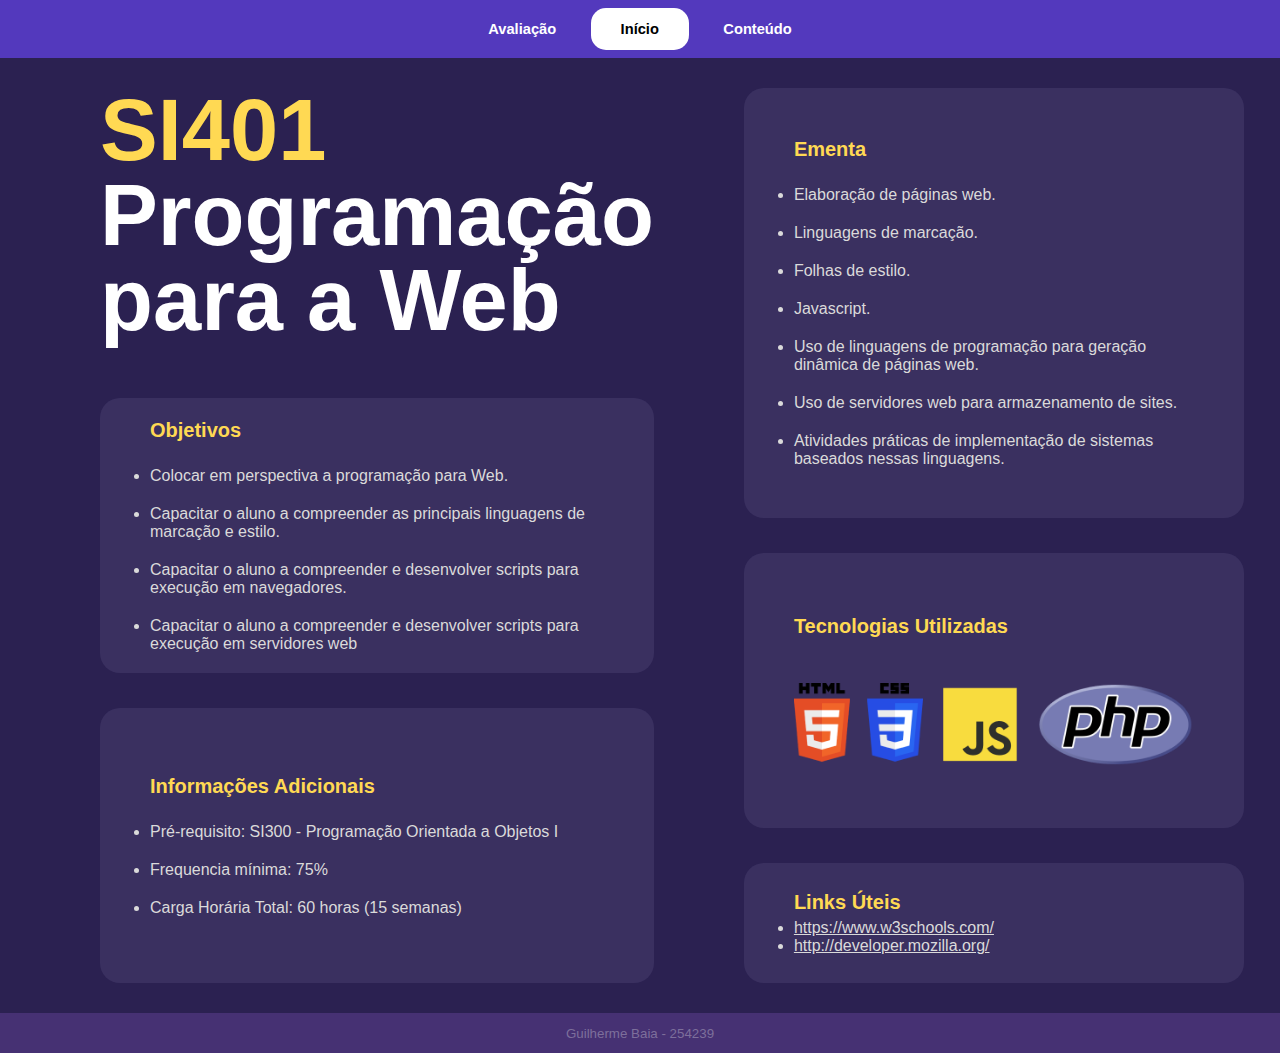
<file: index.html>
<!DOCTYPE html>
<html lang="pt-br">
<head>
    <meta charset="UTF-8">
    <meta http-equiv="X-UA-Compatible" content="IE=edge">
    <meta name="viewport" content="width=device-width, initial-scale=1.0">
    <link rel="stylesheet" href="style.css">
    <title>SI401: Programação Web</title>
</head>
<body>
    <header>
        <ul class="ulMenu">
            <li class="liMenu"><a href="avaliacao.html" class="aMenu">Avaliação</a></li>
            <li class="liMenu"><a href="index.html" class="aMenuMid">Início</a></li>
            <li class="liMenu"><a href="conteudo.html" class="aMenu">Conteúdo</a></li>
        </ul>
    </header>
    <div class="gridContainerIndex">
        <h1 class="si401Title"><strong>SI401</strong><br>Programação<br>para a Web</h1>
        <div class="boxModel item1">
            <h2 class="contentTitle">Objetivos</h2>
            <ul class="contentList">
                <li>Colocar em perspectiva a programação para Web. </li>
                <li>Capacitar o aluno a compreender as principais linguagens de marcação e estilo.</li>
                <li>Capacitar o aluno a compreender e desenvolver scripts para execução em navegadores.</li>
                <li>Capacitar o aluno a compreender e desenvolver scripts para execução em servidores web</li>
            </ul>
        </div>
        <div class="boxModel item2">
            <h2 class="contentTitle">Ementa</h2>
            <ul class="contentList">
                <li>Elaboração de páginas web. </li>
                <li>Linguagens de marcação.</li>
                <li>Folhas de estilo. </li>
                <li>Javascript.</li>
                <li>Uso de linguagens de programação para geração dinâmica de páginas web. </li>
                <li>Uso de servidores web para armazenamento de sites. </li>
                <li>Atividades práticas de implementação de sistemas baseados nessas linguagens.</li>
            </ul>
        </div>
        <div class="boxModel item3">
            <h2 class="contentTitle">Informações Adicionais</h2>
            <ul class="contentList">
                <li>Pré-requisito: SI300 - Programação Orientada a Objetos I</li>
                <li>Frequencia mínima: 75%</li>
                <li>Carga Horária Total: 60 horas (15 semanas) </li>
            </ul>
        </div>
        <div class="boxModel item4">
            <h2 class="contentTitle">Tecnologias Utilizadas</h2>
                <img src="img/tecnologias.png" alt="tecnologias" id="indexImg">
        </div>
        <div class="boxModel item5">
            <h2 class="contentTitle">Links Úteis</h2>
            <ul>
                <li><a href="https://www.w3schools.com/" class="indexLink" target="_blank">https://www.w3schools.com/</a></li>
                <li><a href="http://developer.mozilla.org/" class="indexLink" target="_blank">http://developer.mozilla.org/</a></li>
            </ul>
        </div>
    </div>
    <footer>
        <p>Guilherme Baia - 254239</p>
    </footer>
</body>
</html>
</file>
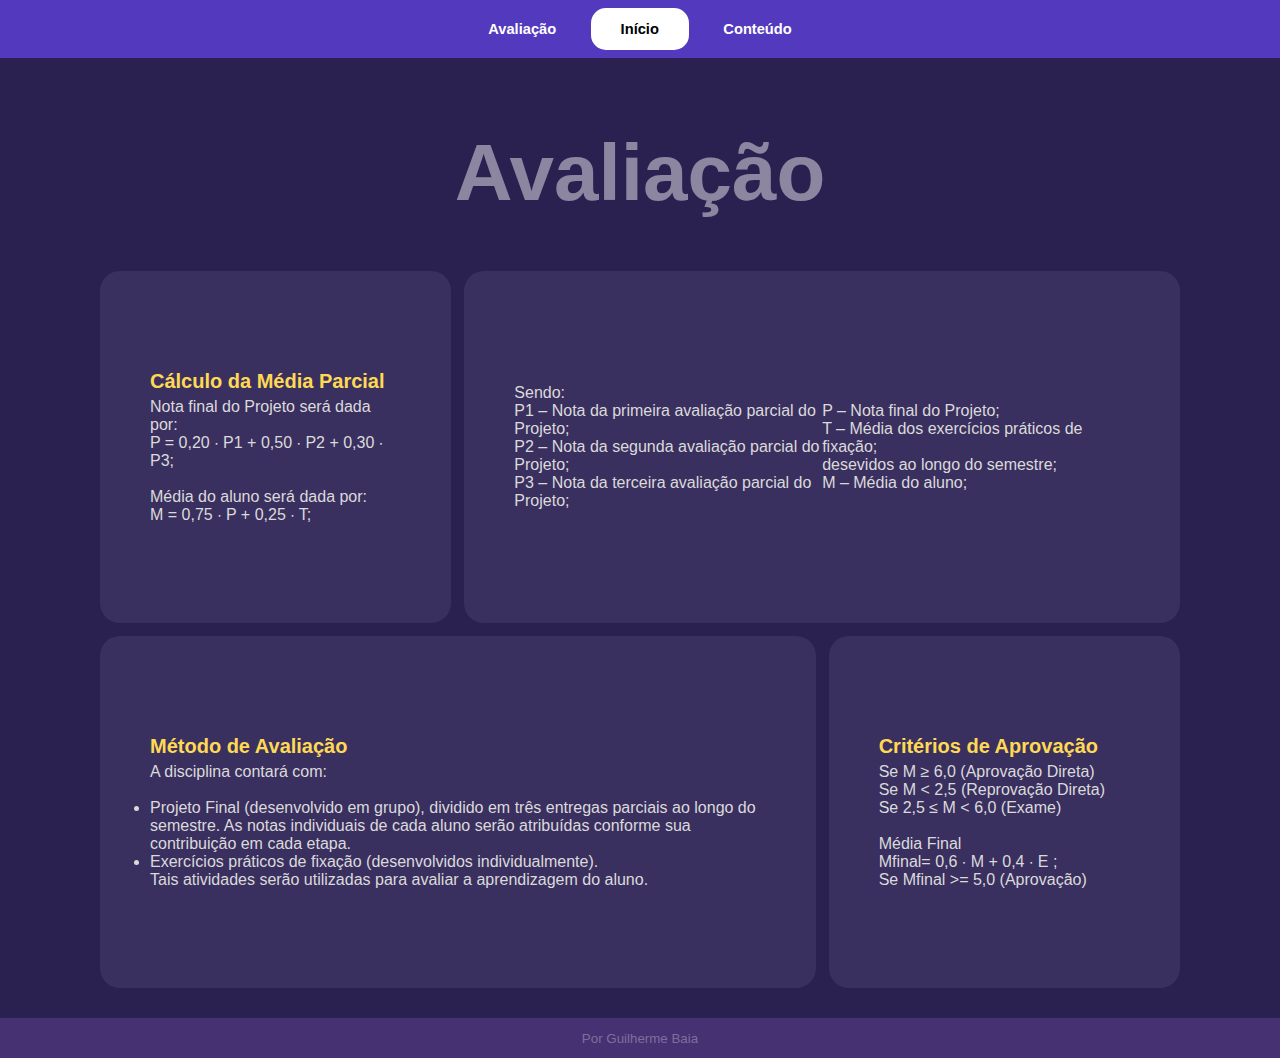
<file: avaliacao.html>
<!DOCTYPE html>
<html lang="pt-br">
<head>
    <meta charset="UTF-8">
    <meta http-equiv="X-UA-Compatible" content="IE=edge">
    <meta name="viewport" content="width=device-width, initial-scale=1.0">
    <link rel="stylesheet" href="style.css">
    <title>SI401: Programação Web</title>
</head>
<body>
    <header>
        <ul class="ulMenu">
            <li class="liMenu"><a href="avaliacao.html" class="aMenu">Avaliação</a></li>
            <li class="liMenu"><a href="index.html" class="aMenuMid">Início</a></li>
            <li class="liMenu"><a href="conteudo.html" class="aMenu">Conteúdo</a></li>
        </ul>
    </header>
    <div class="gridContainerValuation">
        <h1 class="pageTitle eItem0">Avaliação</h1>
        <div class="boxModel eItem1">
            <h2 class="contentTitle">Cálculo da Média Parcial</h2>
                <p>Nota final do Projeto será dada por: <br>
                    P = 0,20 ∙ P1 + 0,50 ∙ P2 + 0,30 ∙ P3; <br>
                    <br>
                    Média do aluno será dada por: <br>
                    M = 0,75 ∙ P + 0,25 ∙ T;</p>
        </div>
        <div class="boxModel eItem2">
            <p>Sendo:</p>
            <div class="twoColumn">
                <p class="ul1">
                    P1 – Nota da primeira avaliação parcial do Projeto;<br>
                    P2 – Nota da segunda avaliação parcial do Projeto;<br>
                    P3 – Nota da terceira avaliação parcial do Projeto;<br>
                </p>
                <p class="ul2">
                    P – Nota final do Projeto; <br>
                    T – Média dos exercícios práticos de fixação; <br>
                    desevidos ao longo do semestre; <br>
                    M – Média do aluno;<br>
                </p>
            </div>
            
        </div>
        <div class="boxModel eItem3">
            <h2 class="contentTitle">Método de Avaliação</h2>
            <p>
                A disciplina contará com: <br><br>
                <ul>
                    <li>Projeto Final   (desenvolvido em grupo), dividido em três entregas parciais ao longo do semestre. As notas individuais de cada aluno serão atribuídas conforme sua contribuição em cada etapa.</li>
                    <li>Exercícios práticos de fixação (desenvolvidos individualmente).</li>
                </ul>
                Tais atividades serão utilizadas para avaliar a aprendizagem do aluno.
            </p>
        </div>
        <div class="boxModel eItem4">
            <h2 class="contentTitle">Critérios de Aprovação</h2>
            <p>
                Se M ≥ 6,0 (Aprovação Direta) <br>
                Se M < 2,5 (Reprovação Direta) <br>
                Se 2,5 ≤ M < 6,0 (Exame) <br>
                <br>
                Média Final <br>
                Mfinal= 0,6 ∙ M + 0,4 ∙ E ; <br>
                Se Mfinal >= 5,0 (Aprovação) <br>
                
            </p>
        </div>
    </div>
    <footer>
        <p>Por Guilherme Baia</p>
    </footer>
</body>
</html>
</file>
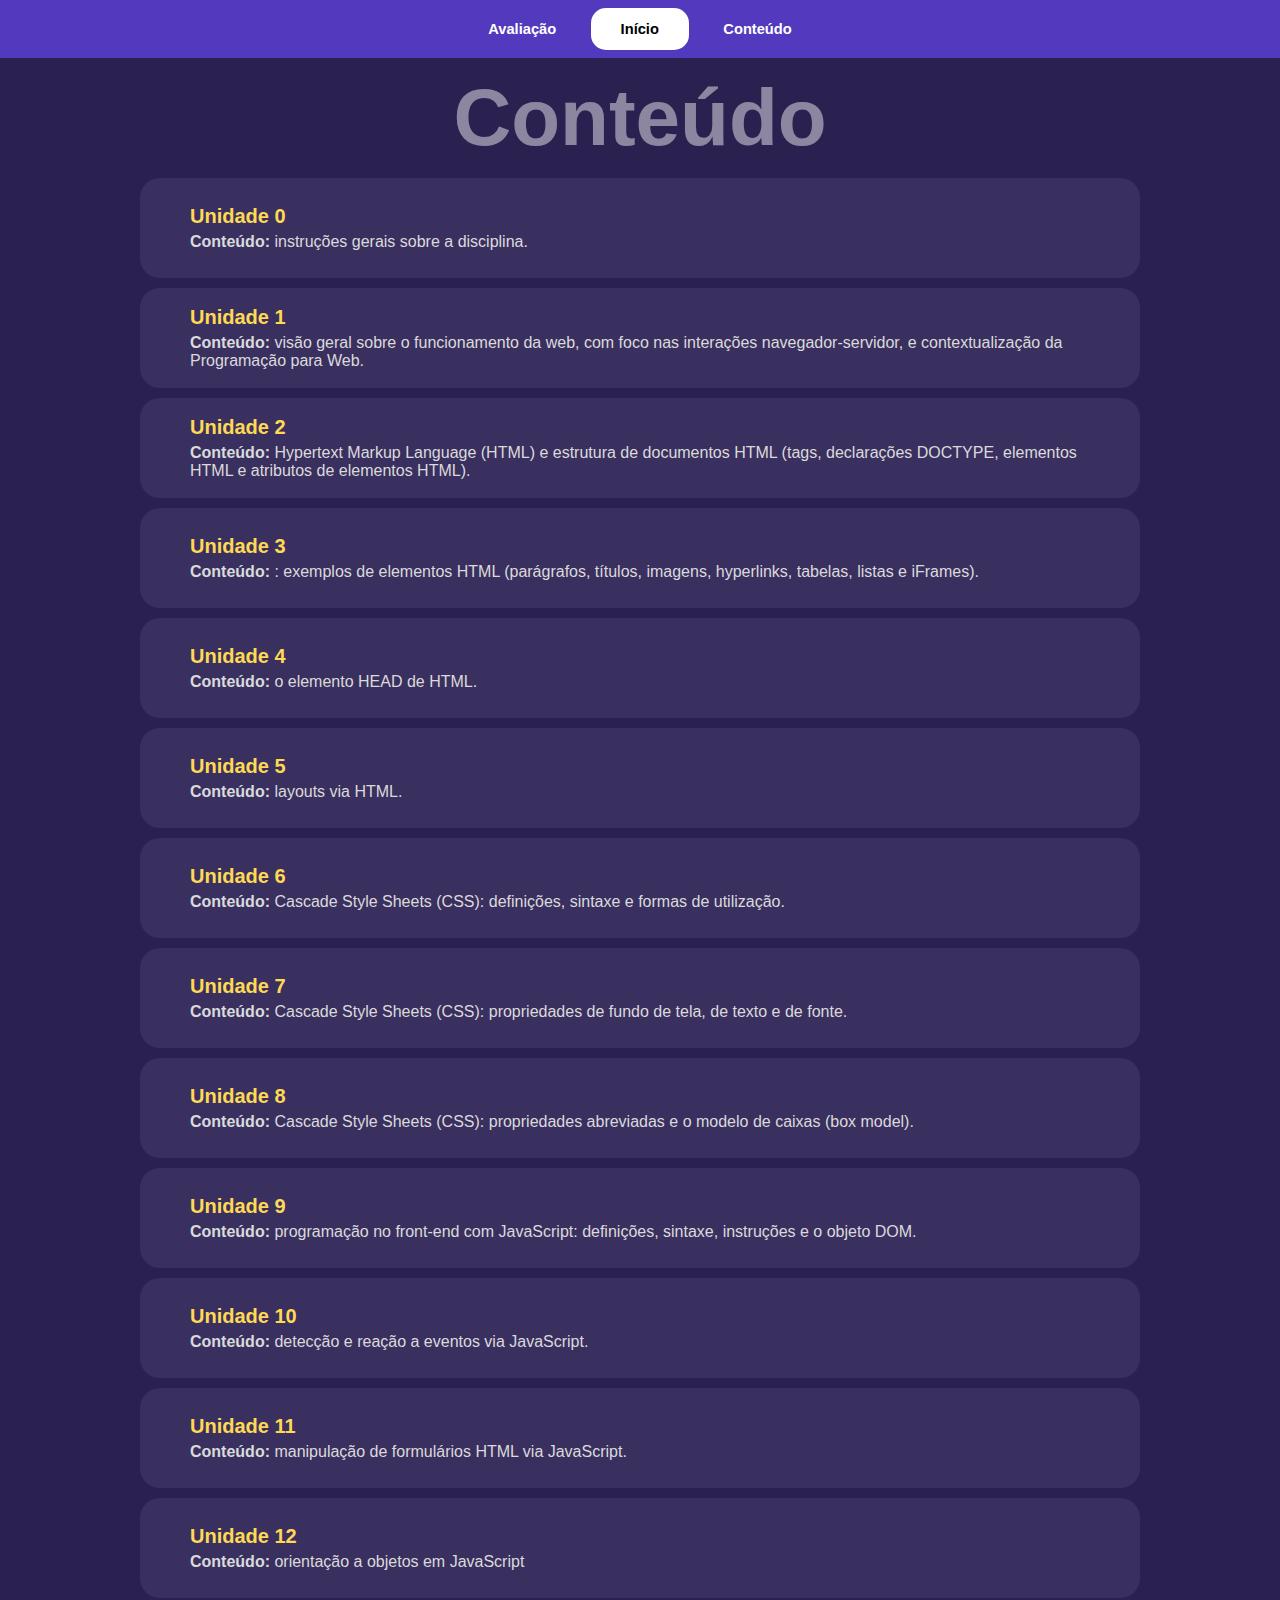
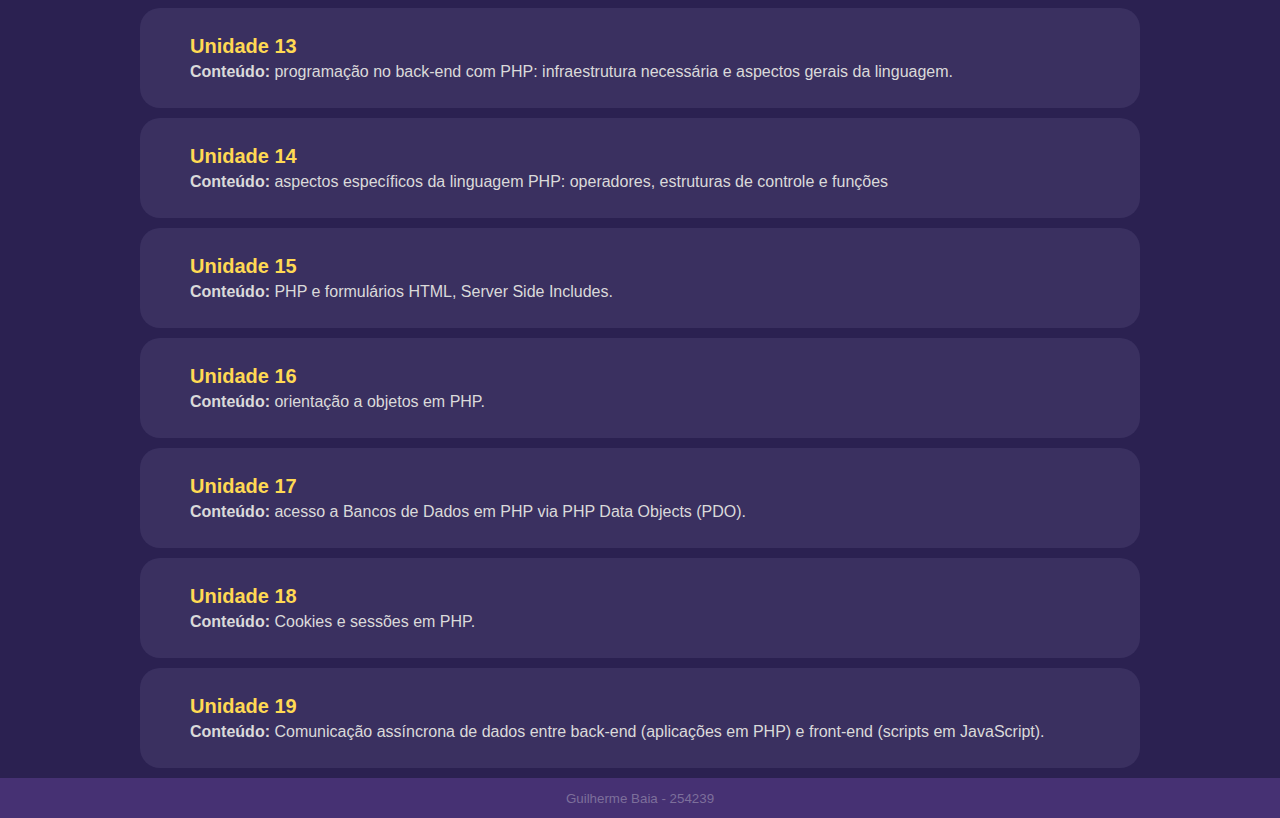
<file: conteudo.html>
<!DOCTYPE html>
<html lang="pt-br">
<head>
    <meta charset="UTF-8">
    <meta http-equiv="X-UA-Compatible" content="IE=edge">
    <meta name="viewport" content="width=device-width, initial-scale=1.0">
    <link rel="stylesheet" href="style.css">
    <title>SI401: Programação Web</title>
</head>
<body>
    <header>
        <ul class="ulMenu">
            <li class="liMenu"><a href="avaliacao.html" class="aMenu">Avaliação</a></li>
            <li class="liMenu"><a href="index.html" class="aMenuMid">Início</a></li>
            <li class="liMenu"><a href="conteudo.html" class="aMenu">Conteúdo</a></li>
        </ul>
    </header>
    <div class="gridContainerContent">
        <h1 class="pageTitle">Conteúdo</h1>
        <div class="boxModel">
            <h2 class="contentTitle">Unidade 0</h2>
            <p><strong>Conteúdo: </strong>instruções gerais sobre a disciplina.</p>
        </div>
        <div class="boxModel">
            <h2 class="contentTitle">Unidade 1</h2>
            <p><strong>Conteúdo: </strong>visão geral sobre o funcionamento da web, com foco nas
                interações navegador-servidor, e contextualização da Programação para
                Web.</p>
        </div>
        <div class="boxModel">
            <h2 class="contentTitle">Unidade 2</h2>
            <p><strong>Conteúdo: </strong> Hypertext Markup Language (HTML) e estrutura de documentos
                HTML (tags, declarações DOCTYPE, elementos HTML e atributos de
                elementos HTML).</p>
        </div>
        <div class="boxModel">
            <h2 class="contentTitle">Unidade 3</h2>
            <p><strong>Conteúdo: </strong>: exemplos de elementos HTML (parágrafos, títulos, imagens,
                hyperlinks, tabelas, listas e iFrames).</p>
        </div>
        <div class="boxModel">
            <h2 class="contentTitle">Unidade 4</h2>
            <p><strong>Conteúdo: </strong>o elemento HEAD de HTML.
            </p>
        </div>
        <div class="boxModel">
            <h2 class="contentTitle">Unidade 5</h2>
            <p><strong>Conteúdo: </strong>layouts via HTML.</p>
        </div>
        <div class="boxModel">
            <h2 class="contentTitle">Unidade 6</h2>
            <p><strong>Conteúdo: </strong>Cascade Style Sheets (CSS): definições, sintaxe e formas de
                utilização.
                </p>
        </div>
        <div class="boxModel">
            <h2 class="contentTitle">Unidade 7</h2>
            <p><strong>Conteúdo: </strong>Cascade Style Sheets (CSS): propriedades de fundo de tela, de
                texto e de fonte.</p>
        </div>
        <div class="boxModel">
            <h2 class="contentTitle">Unidade 8</h2>
            <p><strong>Conteúdo: </strong>Cascade Style Sheets (CSS): propriedades abreviadas e o modelo
                de caixas (box model).</p>
        </div>
        <div class="boxModel">
            <h2 class="contentTitle">Unidade 9</h2>
            <p><strong>Conteúdo: </strong>programação no front-end com JavaScript: definições, sintaxe,
                instruções e o objeto DOM.</p>
        </div>
        <div class="boxModel">
            <h2 class="contentTitle">Unidade 10</h2>
            <p><strong>Conteúdo: </strong>detecção e reação a eventos via JavaScript.</p>
        </div>
        <div class="boxModel">
            <h2 class="contentTitle">Unidade 11</h2>
            <p><strong>Conteúdo: </strong>manipulação de formulários HTML via JavaScript.</p>
        </div>
        <div class="boxModel">
            <h2 class="contentTitle">Unidade 12</h2>
            <p><strong>Conteúdo: </strong>orientação a objetos em JavaScript</p>
        </div>
        <div class="boxModel">
            <h2 class="contentTitle">Unidade 13</h2>
            <p><strong>Conteúdo: </strong> programação no back-end com PHP: infraestrutura necessária e
                aspectos gerais da linguagem.</p>
        </div>
        <div class="boxModel">
            <h2 class="contentTitle">Unidade 14</h2>
            <p><strong>Conteúdo: </strong>aspectos específicos da linguagem PHP: operadores, estruturas
                de controle e funções</p>
        </div>
        <div class="boxModel">
            <h2 class="contentTitle">Unidade 15</h2>
            <p><strong>Conteúdo: </strong>PHP e formulários HTML, Server Side Includes.</p>
        </div>
        <div class="boxModel">
            <h2 class="contentTitle">Unidade 16</h2>
            <p><strong>Conteúdo: </strong>orientação a objetos em PHP.</p>
        </div>
        <div class="boxModel">
            <h2 class="contentTitle">Unidade 17</h2>
            <p><strong>Conteúdo: </strong>acesso a Bancos de Dados em PHP via PHP Data Objects (PDO).</p>
        </div>
        <div class="boxModel">
            <h2 class="contentTitle">Unidade 18</h2>
            <p><strong>Conteúdo: </strong>Cookies e sessões em PHP.</p>
        </div>
        <div class="boxModel">
            <h2 class="contentTitle">Unidade 19</h2>
            <p><strong>Conteúdo: </strong>Comunicação assíncrona de dados entre back-end (aplicações em
                PHP) e front-end (scripts em JavaScript).</p>
        </div>
    </div>
    <footer>
        <p>Guilherme Baia - 254239</p>
    </footer>
</body>
</html>
</file>
<file: style.css>
*{
    border: 0px;
    padding: 0px;
    margin: 0px;
    font-family: Arial, Helvetica, sans-serif;
}

/*CSS Padrão--------------------------------------------------------------------------*/
/*CSS Padrão--------------------------------------------------------------------------*/

body{
    background-color: #2B2151;
    display: flex;
    flex-direction: column;
    height:100%;
    width: auto;

}

header{
    background-color: #5339BD;
    display: flex;
    align-items: center;
    justify-content: center;
    padding: 20px;
}

.ulMenu{
    list-style-type: none;
}

.liMenu{
    display: inline;
    margin: 15px;
}

.aMenu{
    text-decoration: none;
    color: white;
    font-weight: bolder;
    font-size: 11pt;
}

.aMenuMid{
    text-decoration: none;
    color: white;
    font-weight: bolder;
    font-size: 11pt;
    background-color: white;
    color: black;
    padding: 13px 30px;
    border-radius: 15px;
    
}

footer{
    background-color: #463173;
    align-self: flex-end;
    width: 100vw;
    height: 40px;
    display: flex;
    justify-content: center;
    align-items: center;
    color: #7D6F9B;
    font-size: 10pt;
}

.boxModel{
    background-color: #3A3060;  
    border-radius: 20px;
    color: #DADADA;
    padding: 25px 50px;
    display: flex;
    flex-direction: column;
    justify-content: center;
}

.contentTitle{
    font-size: 15pt;
    color: #FFD953;
    margin-bottom: 5px;
}

.contentList li{
    margin-top: 20px;
}
/*CSS Container específico--------------------------------------------------------------------------*/
/*CSS Container específico--------------------------------------------------------------------------*/



/*INDEXXX-------------------------------------------------------------------------*/
.si401Title strong{
    color: #FFD953;
}
.gridContainerIndex{
    display: grid;
    grid-template-columns: 1fr 1fr;
    grid-template-rows: repeat(6, 120px);
    padding: 30px 100px;
    column-gap: 90px;
    row-gap: 35px;
}

.si401Title{
    color: white;
    font-size: 65pt;
    line-height: 85px;
    grid-column: 1;
    grid-row: 1 / 3;
    font-weight: bolder;
}

.item1{
    grid-column: 1;
    grid-row: 3 / 5;
}

.item2{    
    grid-column: 2;
    grid-row: 1 / 4;
}

.item3{
    grid-column: 1;
    grid-row: 5 / 7;
}

.item4{    
    grid-column: 2;
    grid-row: 4 / 6;
}

.item5{    
    grid-column: 2;
    grid-row: 6 / 7;
}

#indexImg{
margin-top: 40px;
width: 400px;
}

.indexLink{
    color: #DADADA;
}

/*CONTEÚDO-------------------------------------------------------------------------*/

.gridContainerContent{
    display: grid;
    grid-template-columns: 1fr;
    grid-auto-rows: 100px;
    padding: 10px 140px;
    gap: 10px;
}

.pageTitle{
    color: rgba(255, 255, 255, 0.459);
    font-size: 60pt;
    line-height: center;
    display: flex;
    align-items: center;
    justify-content: center;
}

/*AVALIAÇÃO-------------------------------------------------------------------------*/

.gridContainerValuation{
    display: grid;
    grid-template-columns: repeat(3, 1fr);
    grid-template-rows: repeat(5, 1fr);
    gap: 13px;
    padding: 30px 100px;
    height: 100vh;
}

.eItem0{
    grid-column: 1 / 4;
    grid-row: 1;


}

.eItem1{
    grid-column: 1 / 2;
    grid-row: 2 / 4;
}

.eItem2{
    grid-column: 2 / 4;
    grid-row: 2 / 4;
}

.eItem3{
    grid-column: 1 / 3;
    grid-row: 4 / 6;
}

.eItem4{
    grid-column: 3;
    grid-row: 4 / 6;
}

.twoColumn{
    display: grid;
    grid-template-columns: 1fr 1fr;
}

.ul1{
    grid-column: 1;
}

.ul2{
    grid-column: 2;
}

/* width */
::-webkit-scrollbar {
    width: 5px;
  }
  
  /* Track */
  ::-webkit-scrollbar-track {
    background: #1e1a31; 
  }
   
  /* Handle */
  ::-webkit-scrollbar-thumb {
    background: rgb(105, 100, 121); 
  }
  
  /* Handle on hover */
  ::-webkit-scrollbar-thumb:hover {
    background: #FFD953; 
  }
</file>
